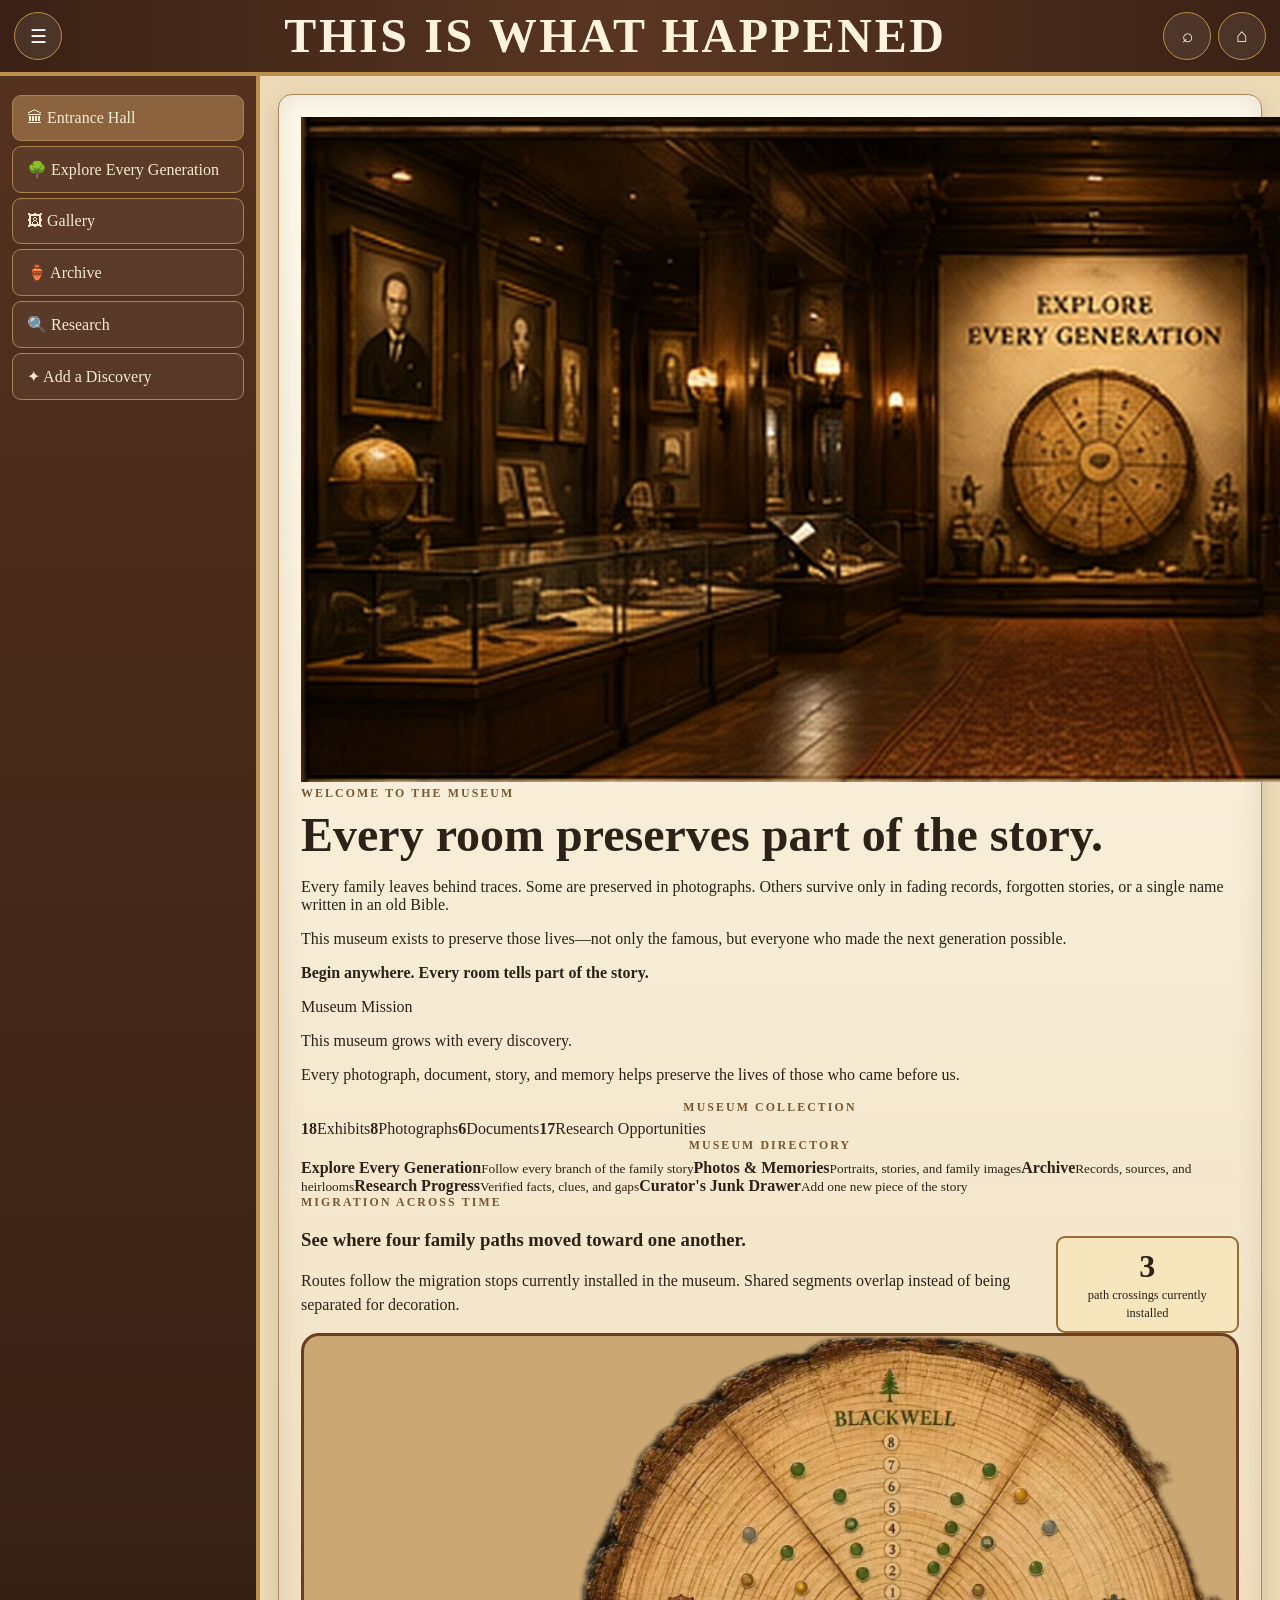
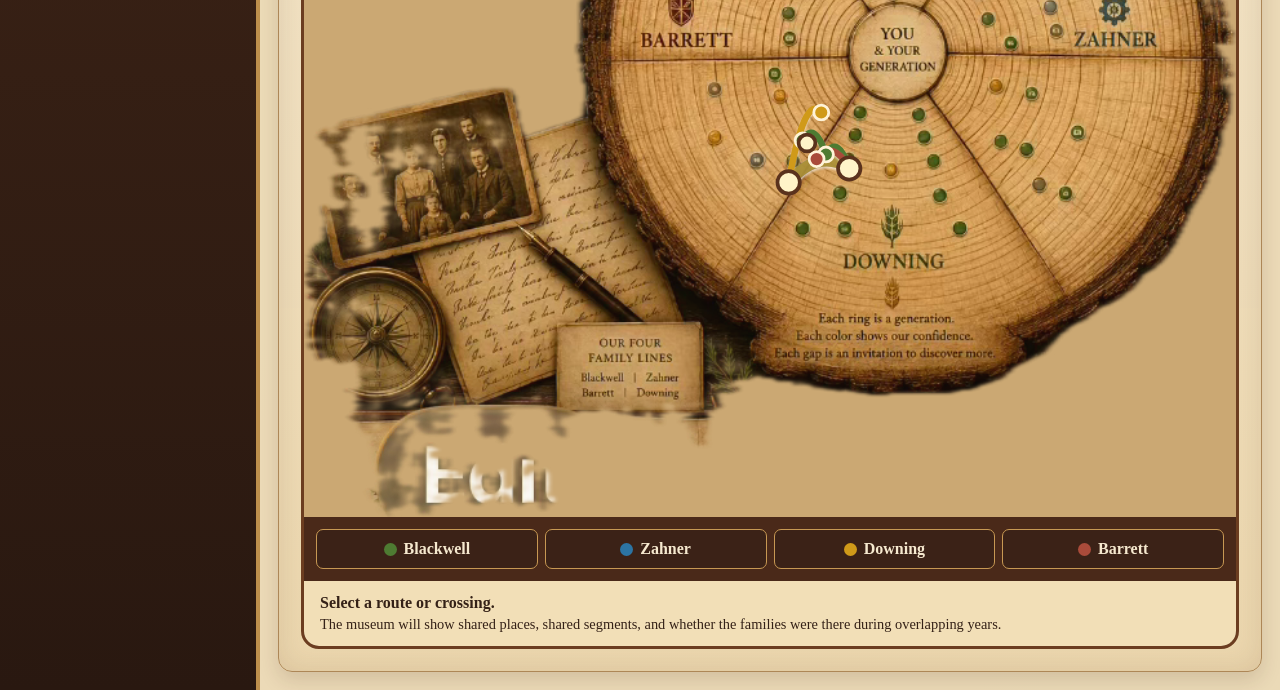
<file: index.html>
<!doctype html>
<html lang="en"><head><meta charset="utf-8"><meta name="viewport" content="width=device-width,initial-scale=1,viewport-fit=cover"><meta name="theme-color" content="#28170f"><title>Entrance Hall — This Is What Happened</title><link rel="stylesheet" href="museum-v5.css?v=50"></head>
<body><div class="app"><header class="museum-header"><button id="menuBtn" class="icon" aria-label="Open menu">☰</button><a class="museum-wordmark" href="index.html" aria-label="This Is What Happened home">This Is What Happened</a><div class="head-actions"><a class="icon" href="search.html" aria-label="Search">⌕</a><a class="icon" href="index.html" aria-label="Home">⌂</a></div></header><div class="layout"><nav id="nav"><a class="nav active" href="index.html">🏛 Entrance Hall</a><a class="nav" href="family-tree.html">🌳 Explore Every Generation</a><a class="nav" href="gallery.html">🖼 Gallery</a><a class="nav" href="archive.html">🏺 Archive</a><a class="nav" href="research.html">🔍 Research</a><a class="nav" href="add-a-discovery.html">✦ Add a Discovery</a></nav><main><section class="room active"><article class="panel entrance-panel">
<section class="grand-entrance-hero" aria-label="Warm, wood-paneled family museum interior"><img src="entrance-hall-hero.jpg" alt="A warmly lit historic museum gallery with portraits, display cases, maps, and the family tree exhibit visible at the far end"></section>
<section class="welcome-mission"><div class="curator-welcome"><p class="eyebrow">Welcome to the Museum</p><h2>Every room preserves part of the story.</h2><p>Every family leaves behind traces. Some are preserved in photographs. Others survive only in fading records, forgotten stories, or a single name written in an old Bible.</p><p>This museum exists to preserve those lives—not only the famous, but everyone who made the next generation possible.</p><p class="welcome-invitation"><strong>Begin anywhere. Every room tells part of the story.</strong></p></div><aside class="mission-plaque"><span>Museum Mission</span><p>This museum grows with every discovery.</p><p>Every photograph, document, story, and memory helps preserve the lives of those who came before us.</p></aside></section>
<section class="collection-plaque-section"><p class="eyebrow centered">Museum Collection</p><div class="live-counters collection-brass"><a href="family-tree.html"><strong data-count="people">18</strong><span>Exhibits</span></a><a href="gallery.html"><strong data-count="photos">8</strong><span>Photographs</span></a><a href="archive.html"><strong data-count="sources">6</strong><span>Documents</span></a><a href="research.html"><strong data-count="gaps">17</strong><span>Research Opportunities</span></a></div></section>
<section class="museum-directory"><p class="eyebrow centered">Museum Directory</p><div class="entrance-tabs directory-grid"><a class="museum-tab" href="family-tree.html"><strong>Explore Every Generation</strong><small>Follow every branch of the family story</small></a><a class="museum-tab" href="gallery.html"><strong>Photos & Memories</strong><small>Portraits, stories, and family images</small></a><a class="museum-tab" href="archive.html"><strong>Archive</strong><small>Records, sources, and heirlooms</small></a><a class="museum-tab" href="research.html"><strong>Research Progress</strong><small>Verified facts, clues, and gaps</small></a><a class="museum-tab discovery-tab" href="add-a-discovery.html"><strong>Curator's Junk Drawer</strong><small>Add one new piece of the story</small></a></div></section>
<section class="entrance-migration"><div class="map-heading"><div><p class="eyebrow">Migration Across Time</p><h3>See where four family paths moved toward one another.</h3><p class="map-note">Routes follow the migration stops currently installed in the museum. Shared segments overlap instead of being separated for decoration.</p></div><div class="intersection-counter"><strong id="intersectionCount">0</strong><span>path crossings currently installed</span></div></div>
<div class="migration-exhibit"><div class="map-stage"><img src="museum-image-02.png" alt="Antique double-hemisphere world map"><svg id="migrationMap" class="migration-svg" viewBox="0 0 1000 700" role="img" aria-label="Family migration routes and shared crossings"></svg></div><div class="route-picker"><button class="family-route blackwell-route" data-route="Blackwell"><span></span>Blackwell</button><button class="family-route zahner-route" data-route="Zahner"><span></span>Zahner</button><button class="family-route downing-route" data-route="Downing"><span></span>Downing</button><button class="family-route barrett-route" data-route="Barrett"><span></span>Barrett</button></div><div id="crossingDetails" class="crossing-details"><strong>Select a route or crossing.</strong><span>The museum will show shared places, shared segments, and whether the families were there during overlapping years.</span></div></div></section></article></section></main></div></div><script src="museum-v5.js?v=50"></script></body></html>
</file>
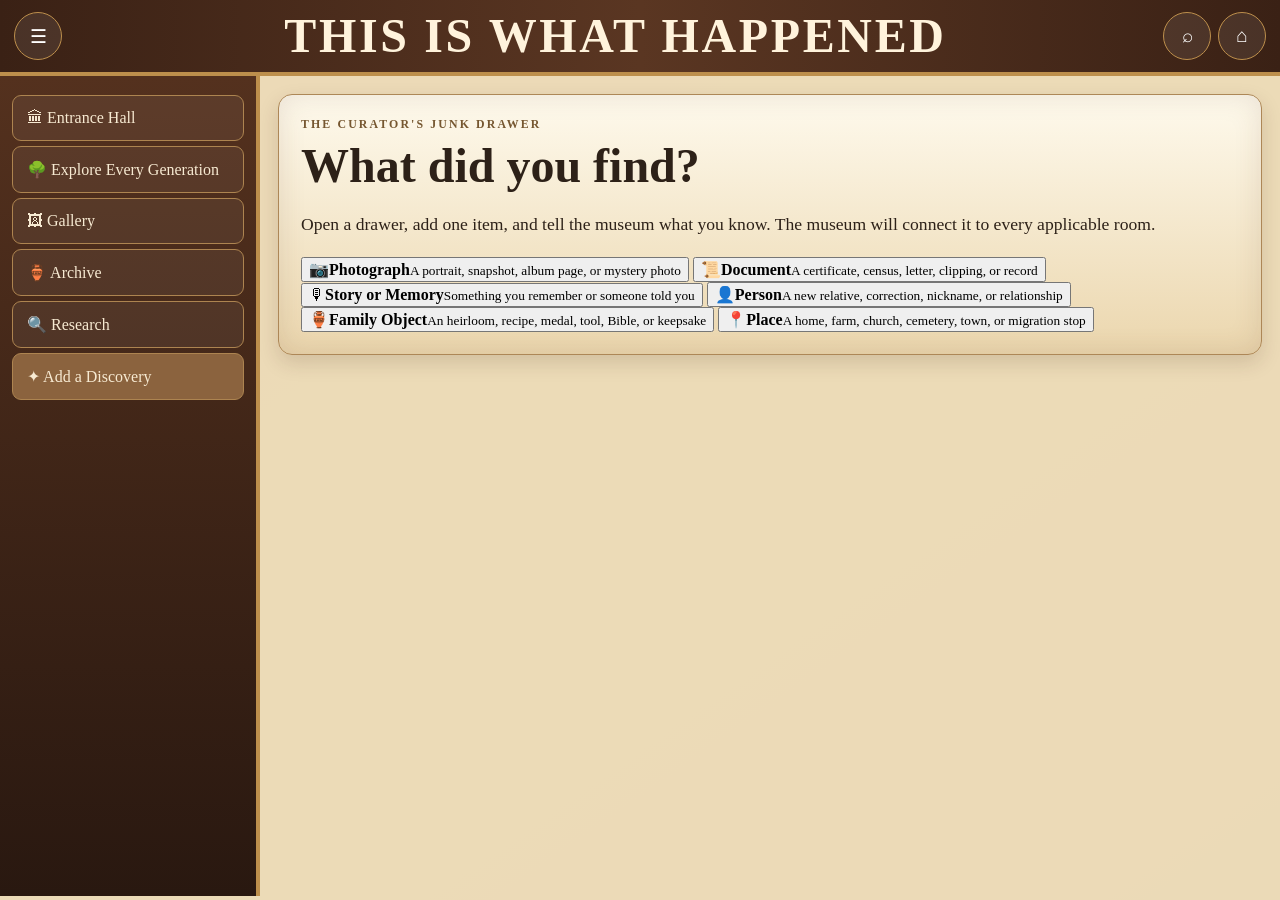
<file: add-a-discovery.html>
<!doctype html>
<html lang="en"><head><meta charset="utf-8"><meta name="viewport" content="width=device-width,initial-scale=1,viewport-fit=cover"><meta name="theme-color" content="#28170f"><title>Add a Discovery — This Is What Happened</title><link rel="stylesheet" href="museum-v5.css?v=50"></head>
<body><div class="app"><header class="museum-header"><button id="menuBtn" class="icon" aria-label="Open menu">☰</button><a class="museum-wordmark" href="index.html" aria-label="This Is What Happened home">This Is What Happened</a><div class="head-actions"><a class="icon" href="search.html" aria-label="Search">⌕</a><a class="icon" href="index.html" aria-label="Home">⌂</a></div></header><div class="layout"><nav id="nav"><a class="nav" href="index.html">🏛 Entrance Hall</a><a class="nav" href="family-tree.html">🌳 Explore Every Generation</a><a class="nav" href="gallery.html">🖼 Gallery</a><a class="nav" href="archive.html">🏺 Archive</a><a class="nav" href="research.html">🔍 Research</a><a class="nav active" href="add-a-discovery.html">✦ Add a Discovery</a></nav><main><section class="room active"><article class="panel discovery-panel"><p class="eyebrow">The Curator's Junk Drawer</p><h2>What did you find?</h2><p class="lead drawer-intro">Open a drawer, add one item, and tell the museum what you know. The museum will connect it to every applicable room.</p>
<div id="curatorDrawer" class="curator-drawer" aria-label="Choose a discovery type">
<button type="button" class="drawer-handle" data-kind="Photo"><span class="drawer-icon">📷</span><span><strong>Photograph</strong><small>A portrait, snapshot, album page, or mystery photo</small></span></button>
<button type="button" class="drawer-handle" data-kind="Document"><span class="drawer-icon">📜</span><span><strong>Document</strong><small>A certificate, census, letter, clipping, or record</small></span></button>
<button type="button" class="drawer-handle" data-kind="Story"><span class="drawer-icon">🎙</span><span><strong>Story or Memory</strong><small>Something you remember or someone told you</small></span></button>
<button type="button" class="drawer-handle" data-kind="Person"><span class="drawer-icon">👤</span><span><strong>Person</strong><small>A new relative, correction, nickname, or relationship</small></span></button>
<button type="button" class="drawer-handle" data-kind="Artifact"><span class="drawer-icon">🏺</span><span><strong>Family Object</strong><small>An heirloom, recipe, medal, tool, Bible, or keepsake</small></span></button>
<button type="button" class="drawer-handle" data-kind="Place"><span class="drawer-icon">📍</span><span><strong>Place</strong><small>A home, farm, church, cemetery, town, or migration stop</small></span></button>
</div>
<form id="discoveryForm" class="drawer-form" hidden>
<input type="hidden" id="discoveryKind" name="kind">
<div class="drawer-form-head"><button id="backToDrawer" class="drawer-back" type="button">← Back to the drawer</button><p class="eyebrow">Selected Drawer</p><h3 id="selectedDrawerTitle">Discovery</h3></div>
<label class="field">Title or short description<input id="discoveryTitle" name="title" required placeholder="Example: Thomas at the family farm"></label>
<label class="field">Upload the item<input id="discoveryFile" name="file" type="file" accept="image/*,.pdf,.txt,.doc,.docx"></label>
<fieldset class="family-selector"><legend>Which family line or lines?</legend><label><input type="checkbox" name="families" value="Blackwell"> Blackwell</label><label><input type="checkbox" name="families" value="Zahner"> Zahner</label><label><input type="checkbox" name="families" value="Downing"> Downing</label><label><input type="checkbox" name="families" value="Barrett"> Barrett</label></fieldset>
<label class="field">Who is connected to it?<input id="discoveryPerson" name="person" placeholder="Names, separated by commas, or ‘not sure’"></label>
<div class="field-pair"><label class="field">When?<input id="discoveryDate" name="date" placeholder="Exact or approximate date"></label><label class="field">Where?<input id="discoveryPlace" name="place" placeholder="Town, county, state, country, or home"></label></div>
<label class="field">Tell us what you know<textarea id="discoveryText" name="text" rows="6" required placeholder="Say it exactly as you would tell a family member."></textarea></label>
<fieldset class="confidence-drawer"><legend>How do you know?</legend><label><input type="radio" name="confidence" value="Firsthand" required> I was there or know this firsthand</label><label><input type="radio" name="confidence" value="Document"> A document says this</label><label><input type="radio" name="confidence" value="Family memory"> Someone in the family told me</label><label><input type="radio" name="confidence" value="Not sure"> I am not sure yet</label></fieldset>
<button class="primary preserve-button" type="submit">Preserve This Discovery</button><p class="storage-note">This release demonstrates one-entry, multiple-display behavior on this device. Shared family contributions across devices will require the future connected museum database.</p></form>
<div id="discoveryThanks" class="thanks discovery-thanks" hidden><h3>A new piece of the story has been preserved.</h3><p id="discoveryPlacementSummary">It has been connected to the applicable museum rooms on this device.</p><div class="thanks-links"><a href="gallery.html">Open Gallery</a><a href="archive.html">Open Archive</a><a href="research.html">Open Research</a></div><button id="addAnother" class="secondary" type="button">Open the junk drawer again</button></div>
</article></section></main></div></div><script src="museum-v5.js?v=50"></script></body></html>
</file>
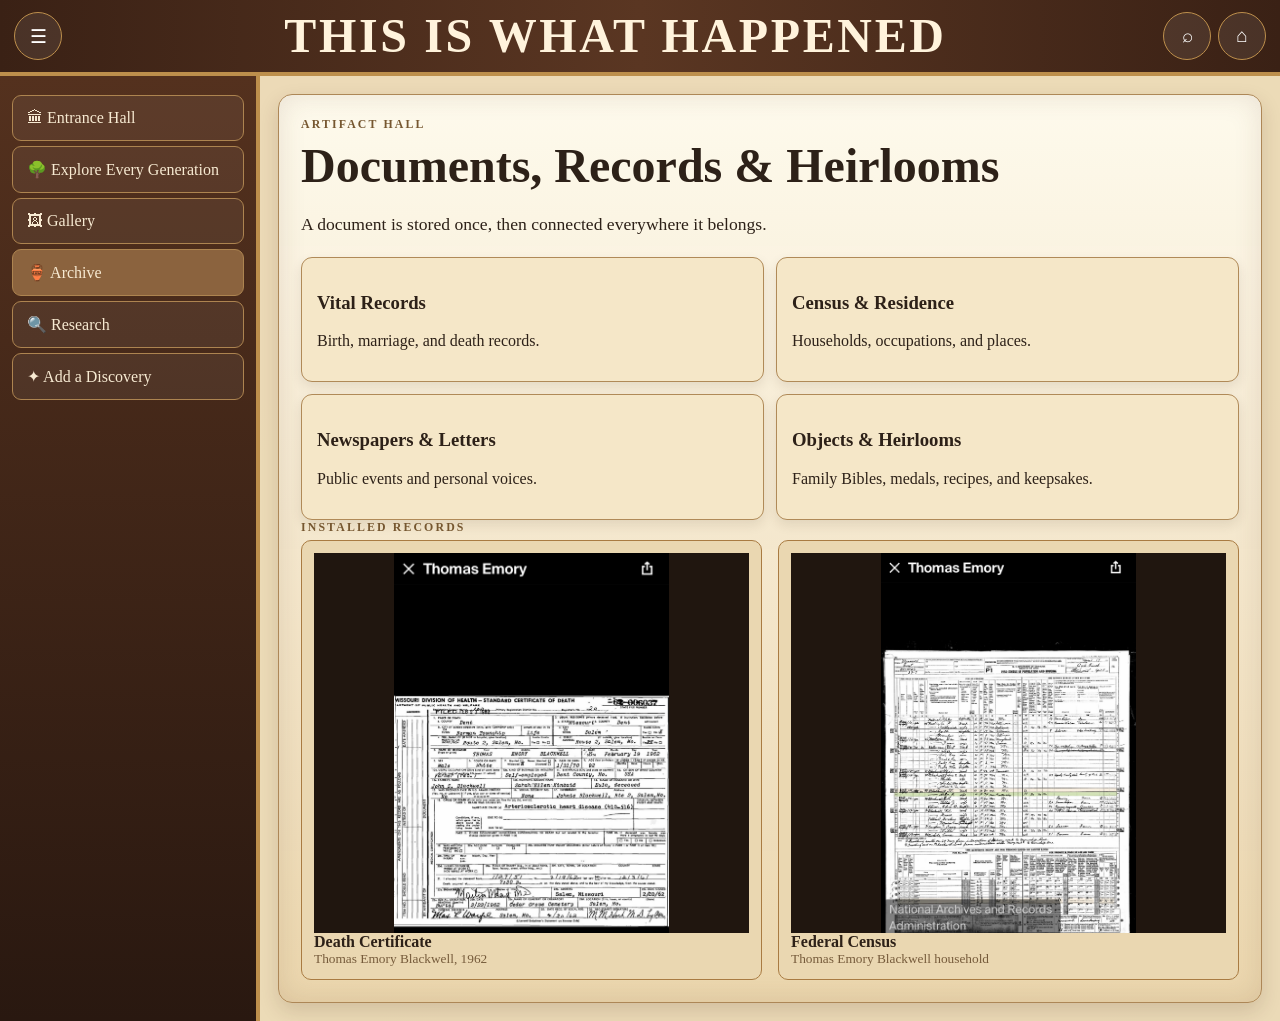
<file: archive.html>
<!doctype html>
<html lang="en"><head><meta charset="utf-8"><meta name="viewport" content="width=device-width,initial-scale=1,viewport-fit=cover"><meta name="theme-color" content="#28170f"><title>Archive — This Is What Happened</title><link rel="stylesheet" href="museum-v5.css?v=50"></head>
<body><div class="app"><header class="museum-header"><button id="menuBtn" class="icon" aria-label="Open menu">☰</button><a class="museum-wordmark" href="index.html" aria-label="This Is What Happened home">This Is What Happened</a><div class="head-actions"><a class="icon" href="search.html" aria-label="Search">⌕</a><a class="icon" href="index.html" aria-label="Home">⌂</a></div></header><div class="layout"><nav id="nav"><a class="nav " href="index.html">🏛 Entrance Hall</a><a class="nav " href="family-tree.html">🌳 Explore Every Generation</a><a class="nav " href="gallery.html">🖼 Gallery</a><a class="nav active" href="archive.html">🏺 Archive</a><a class="nav " href="research.html">🔍 Research</a><a class="nav " href="add-a-discovery.html">✦ Add a Discovery</a></nav><main><section class="room active"><article class="panel"><p class="eyebrow">Artifact Hall</p><h2>Documents, Records & Heirlooms</h2><p class="lead">A document is stored once, then connected everywhere it belongs.</p><div class="cards"><div class="card"><h3>Vital Records</h3><p>Birth, marriage, and death records.</p></div><div class="card"><h3>Census & Residence</h3><p>Households, occupations, and places.</p></div><div class="card"><h3>Newspapers & Letters</h3><p>Public events and personal voices.</p></div><div class="card"><h3>Objects & Heirlooms</h3><p>Family Bibles, medals, recipes, and keepsakes.</p></div></div><section class="installed-archive"><p class="eyebrow">Installed Records</p><div class="archive-document-grid"><figure><img src="museum-image-05.jpg" alt="Thomas Emory Blackwell death certificate"><figcaption><strong>Death Certificate</strong><small>Thomas Emory Blackwell, 1962</small></figcaption></figure><figure><img src="museum-image-06.jpg" alt="Thomas Emory Blackwell census record"><figcaption><strong>Federal Census</strong><small>Thomas Emory Blackwell household</small></figcaption></figure></div></section><section id="discoveryArchiveSection" class="discovery-room-section" hidden><p class="eyebrow">Newly Preserved</p><h3>Contributor Records & Objects</h3><div id="discoveryArchive" class="archive-shelf"></div></section></article></section></main></div></div><script src="museum-v5.js?v=50"></script></body></html>
</file>
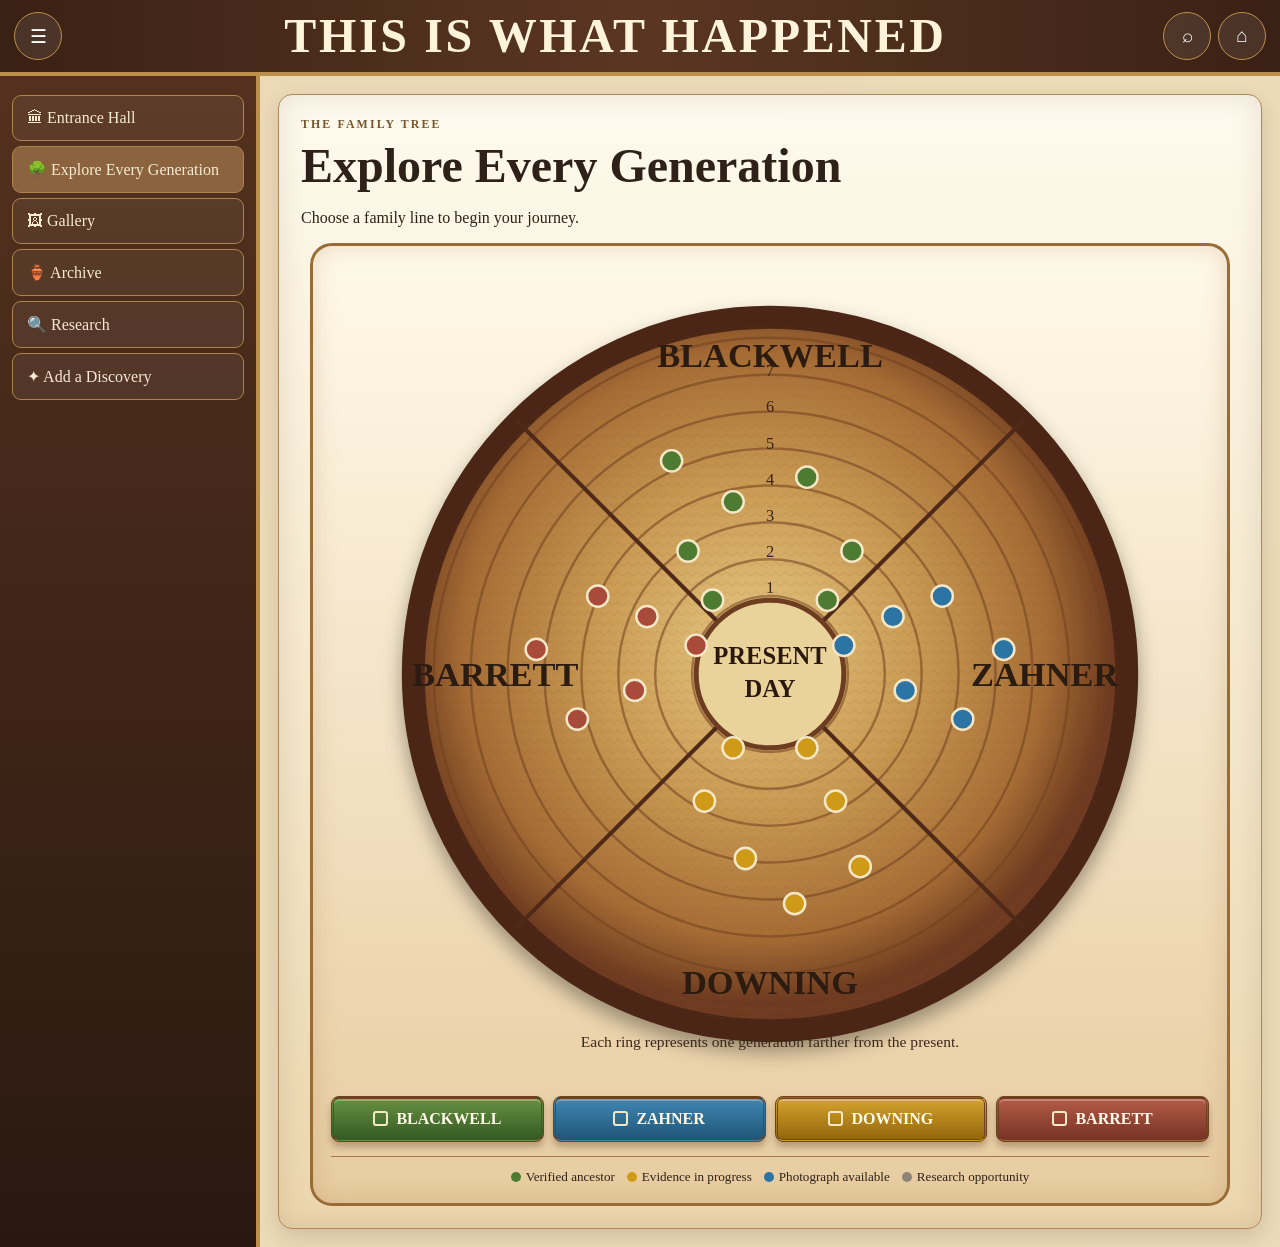
<file: family-tree.html>
<!doctype html>
<html lang="en"><head><meta charset="utf-8"><meta name="viewport" content="width=device-width,initial-scale=1,viewport-fit=cover"><meta name="theme-color" content="#28170f"><title>Explore Every Generation — This Is What Happened</title><link rel="stylesheet" href="museum-v5.css?v=50"></head>
<body><div class="app"><header class="museum-header"><button id="menuBtn" class="icon" aria-label="Open menu">☰</button><a class="museum-wordmark" href="index.html" aria-label="This Is What Happened home">This Is What Happened</a><div class="head-actions"><a class="icon" href="search.html" aria-label="Search">⌕</a><a class="icon" href="index.html" aria-label="Home">⌂</a></div></header><div class="layout"><nav id="nav"><a class="nav" href="index.html">🏛 Entrance Hall</a><a class="nav active" href="family-tree.html">🌳 Explore Every Generation</a><a class="nav" href="gallery.html">🖼 Gallery</a><a class="nav" href="archive.html">🏺 Archive</a><a class="nav" href="research.html">🔍 Research</a><a class="nav" href="add-a-discovery.html">✦ Add a Discovery</a></nav><main><section class="room active"><article class="panel generation-room"><p class="eyebrow">The Family Tree</p><h2>Explore Every Generation</h2><p class="generation-invitation">Choose a family line to begin your journey.</p>
<div class="tree-exhibit-v5"><div class="vector-tree-wrap"><img class="vector-tree" src="family-tree-v5.svg" alt="Crisp four-family tree-ring exhibit centered on Present Day"><a class="tree-wedge wedge-blackwell" href="family.html?family=Blackwell" aria-label="Explore Blackwell"></a><a class="tree-wedge wedge-zahner" href="family.html?family=Zahner" aria-label="Explore Zahner"></a><a class="tree-wedge wedge-downing" href="family.html?family=Downing" aria-label="Explore Downing"></a><a class="tree-wedge wedge-barrett" href="family.html?family=Barrett" aria-label="Explore Barrett"></a></div>
<div class="tree-family-legend compact"><a class="legend-plaque blackwell" href="family.html?family=Blackwell"><span></span>Blackwell</a><a class="legend-plaque zahner" href="family.html?family=Zahner"><span></span>Zahner</a><a class="legend-plaque downing" href="family.html?family=Downing"><span></span>Downing</a><a class="legend-plaque barrett" href="family.html?family=Barrett"><span></span>Barrett</a></div>
<div class="research-key"><span><i class="verified"></i>Verified ancestor</span><span><i class="progress"></i>Evidence in progress</span><span><i class="photo"></i>Photograph available</span><span><i class="gap"></i>Research opportunity</span></div></div></article></section></main></div></div><script src="museum-v5.js?v=50"></script></body></html>
</file>
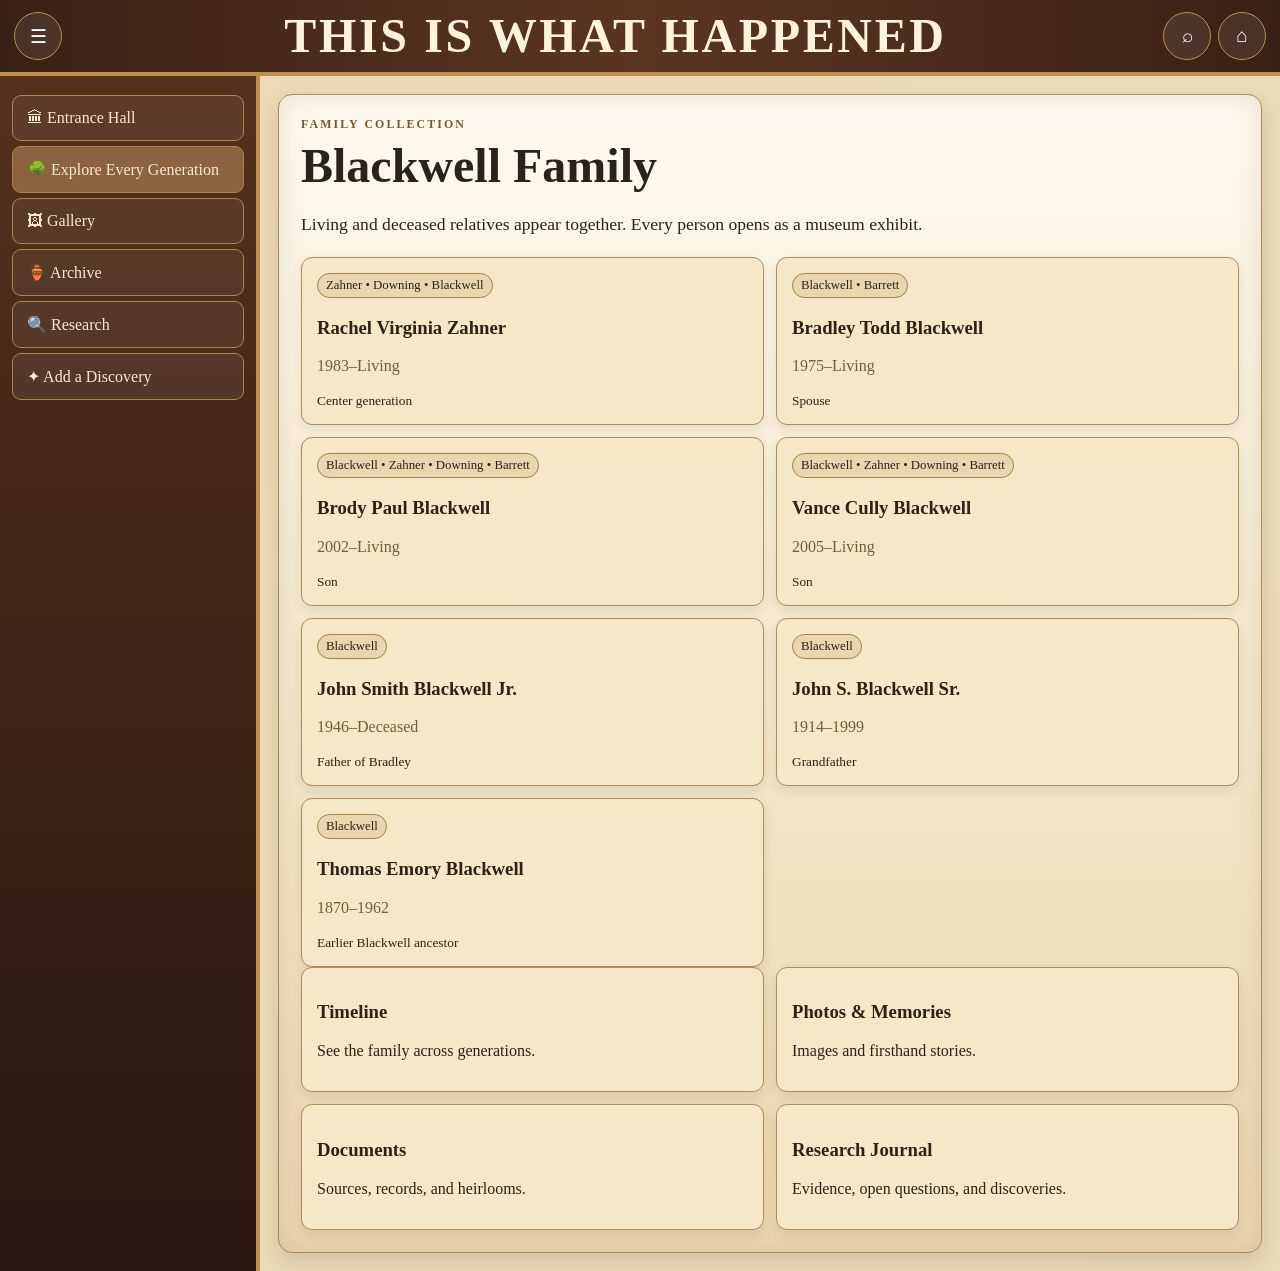
<file: family.html>
<!doctype html>
<html lang="en"><head><meta charset="utf-8"><meta name="viewport" content="width=device-width,initial-scale=1,viewport-fit=cover"><meta name="theme-color" content="#28170f"><title>Family Collection — This Is What Happened</title><link rel="stylesheet" href="museum-v5.css?v=50"></head>
<body><div class="app"><header class="museum-header"><button id="menuBtn" class="icon" aria-label="Open menu">☰</button><a class="museum-wordmark" href="index.html" aria-label="This Is What Happened home">This Is What Happened</a><div class="head-actions"><a class="icon" href="search.html" aria-label="Search">⌕</a><a class="icon" href="index.html" aria-label="Home">⌂</a></div></header><div class="layout"><nav id="nav"><a class="nav " href="index.html">🏛 Entrance Hall</a><a class="nav active" href="family-tree.html">🌳 Explore Every Generation</a><a class="nav " href="gallery.html">🖼 Gallery</a><a class="nav " href="archive.html">🏺 Archive</a><a class="nav " href="research.html">🔍 Research</a><a class="nav " href="add-a-discovery.html">✦ Add a Discovery</a></nav><main><section class="room active"><article class="panel"><p class="eyebrow" id="familyEyebrow">Family Collection</p><h2 id="familyTitle">Family</h2><p class="lead" id="familyLead"></p><div id="familyPeople" class="people"></div><section id="familyDiscoveriesSection" class="discovery-room-section" hidden><p class="eyebrow">New Discoveries</p><div id="familyDiscoveries" class="cards"></div></section><div class="cards"><a class="card" id="familyTimeline"><h3>Timeline</h3><p>See the family across generations.</p></a><a class="card" href="gallery.html"><h3>Photos & Memories</h3><p>Images and firsthand stories.</p></a><a class="card" href="archive.html"><h3>Documents</h3><p>Sources, records, and heirlooms.</p></a><a class="card" href="research.html"><h3>Research Journal</h3><p>Evidence, open questions, and discoveries.</p></a></div></article></section></main></div></div><script src="museum-v5.js?v=50"></script></body></html>
</file>
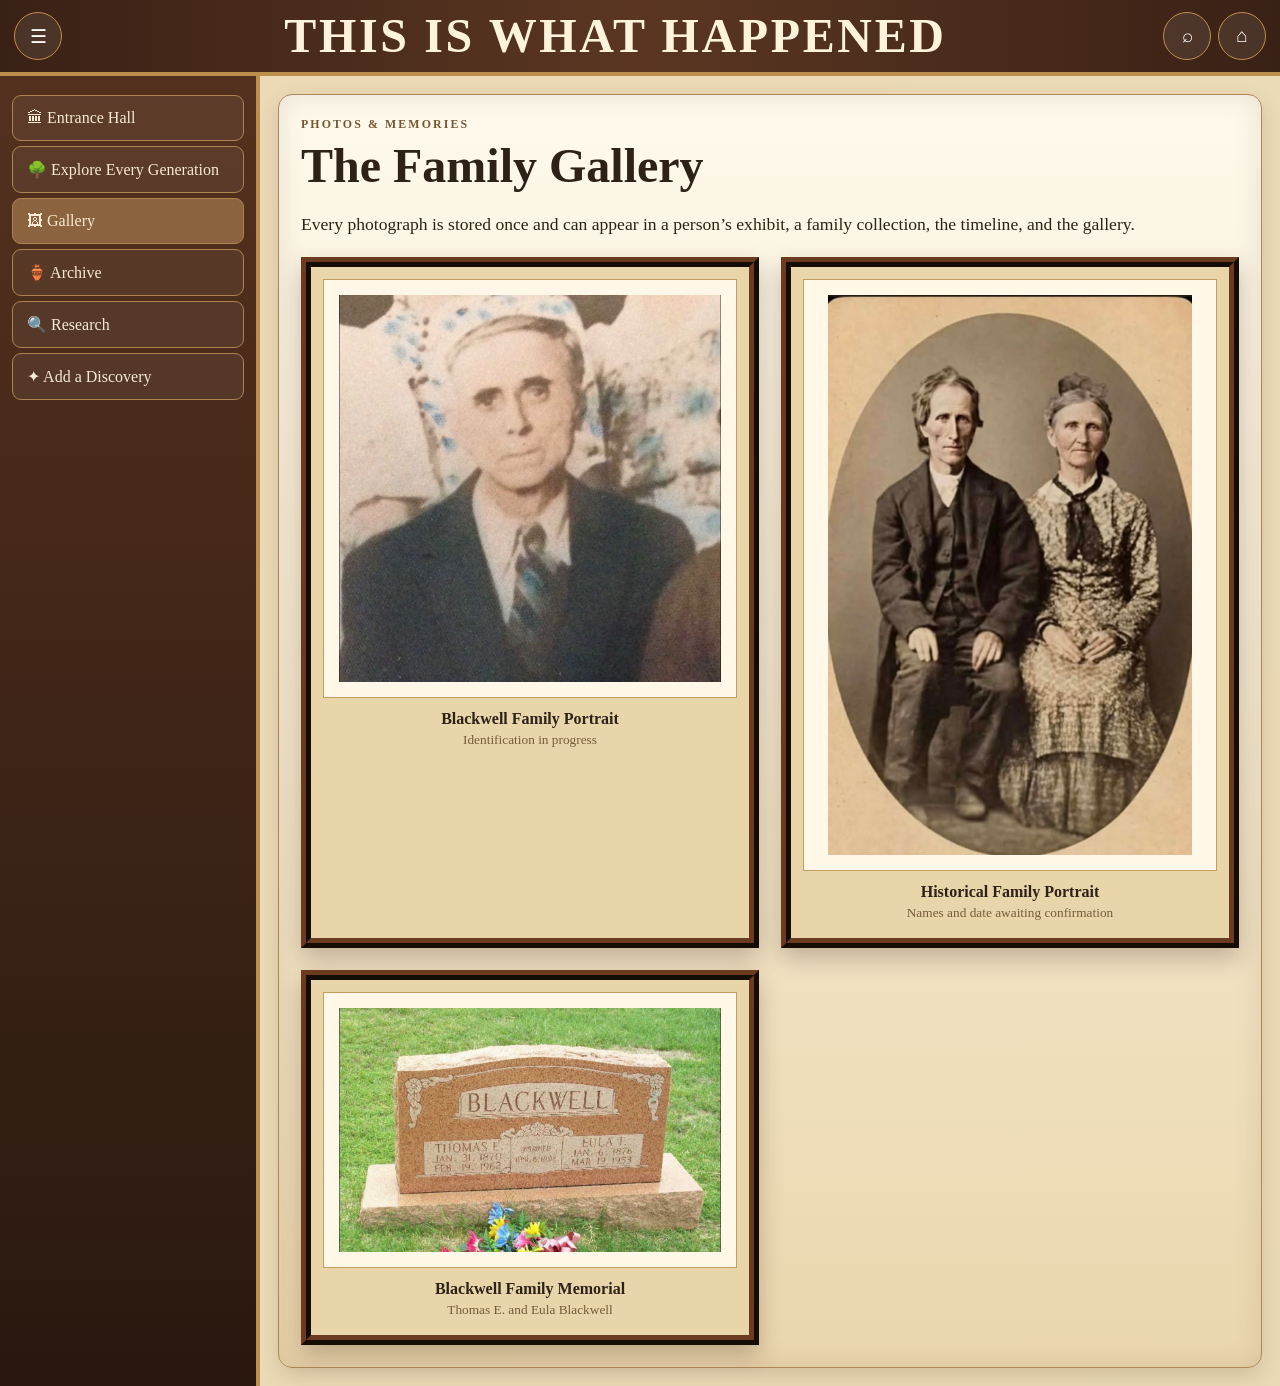
<file: gallery.html>
<!doctype html>
<html lang="en"><head><meta charset="utf-8"><meta name="viewport" content="width=device-width,initial-scale=1,viewport-fit=cover"><meta name="theme-color" content="#28170f"><title>Gallery — This Is What Happened</title><link rel="stylesheet" href="museum-v5.css?v=50"></head>
<body><div class="app"><header class="museum-header"><button id="menuBtn" class="icon" aria-label="Open menu">☰</button><a class="museum-wordmark" href="index.html" aria-label="This Is What Happened home">This Is What Happened</a><div class="head-actions"><a class="icon" href="search.html" aria-label="Search">⌕</a><a class="icon" href="index.html" aria-label="Home">⌂</a></div></header><div class="layout"><nav id="nav"><a class="nav " href="index.html">🏛 Entrance Hall</a><a class="nav " href="family-tree.html">🌳 Explore Every Generation</a><a class="nav active" href="gallery.html">🖼 Gallery</a><a class="nav " href="archive.html">🏺 Archive</a><a class="nav " href="research.html">🔍 Research</a><a class="nav " href="add-a-discovery.html">✦ Add a Discovery</a></nav><main><section class="room active"><article class="panel"><p class="eyebrow">Photos & Memories</p><h2>The Family Gallery</h2><p class="lead">Every photograph is stored once and can appear in a person’s exhibit, a family collection, the timeline, and the gallery.</p><div class="gallery-grid museum-wall"><figure><div class="museum-mat"><img src="museum-image-03.jpg" alt="Portrait of a Blackwell family member"></div><figcaption><strong>Blackwell Family Portrait</strong><small>Identification in progress</small></figcaption></figure><figure><div class="museum-mat"><img src="museum-image-04.jpg" alt="Historical Blackwell couple portrait"></div><figcaption><strong>Historical Family Portrait</strong><small>Names and date awaiting confirmation</small></figcaption></figure><figure><div class="museum-mat"><img src="museum-image-07.jpg" alt="Blackwell family memorial stone"></div><figcaption><strong>Blackwell Family Memorial</strong><small>Thomas E. and Eula Blackwell</small></figcaption></figure></div><section id="discoveryGallerySection" class="discovery-room-section" hidden><p class="eyebrow">Newly Preserved</p><h3>Contributor Photographs</h3><div id="discoveryGallery" class="gallery-grid"></div></section></article></section></main></div></div><script src="museum-v5.js?v=50"></script></body></html>
</file>
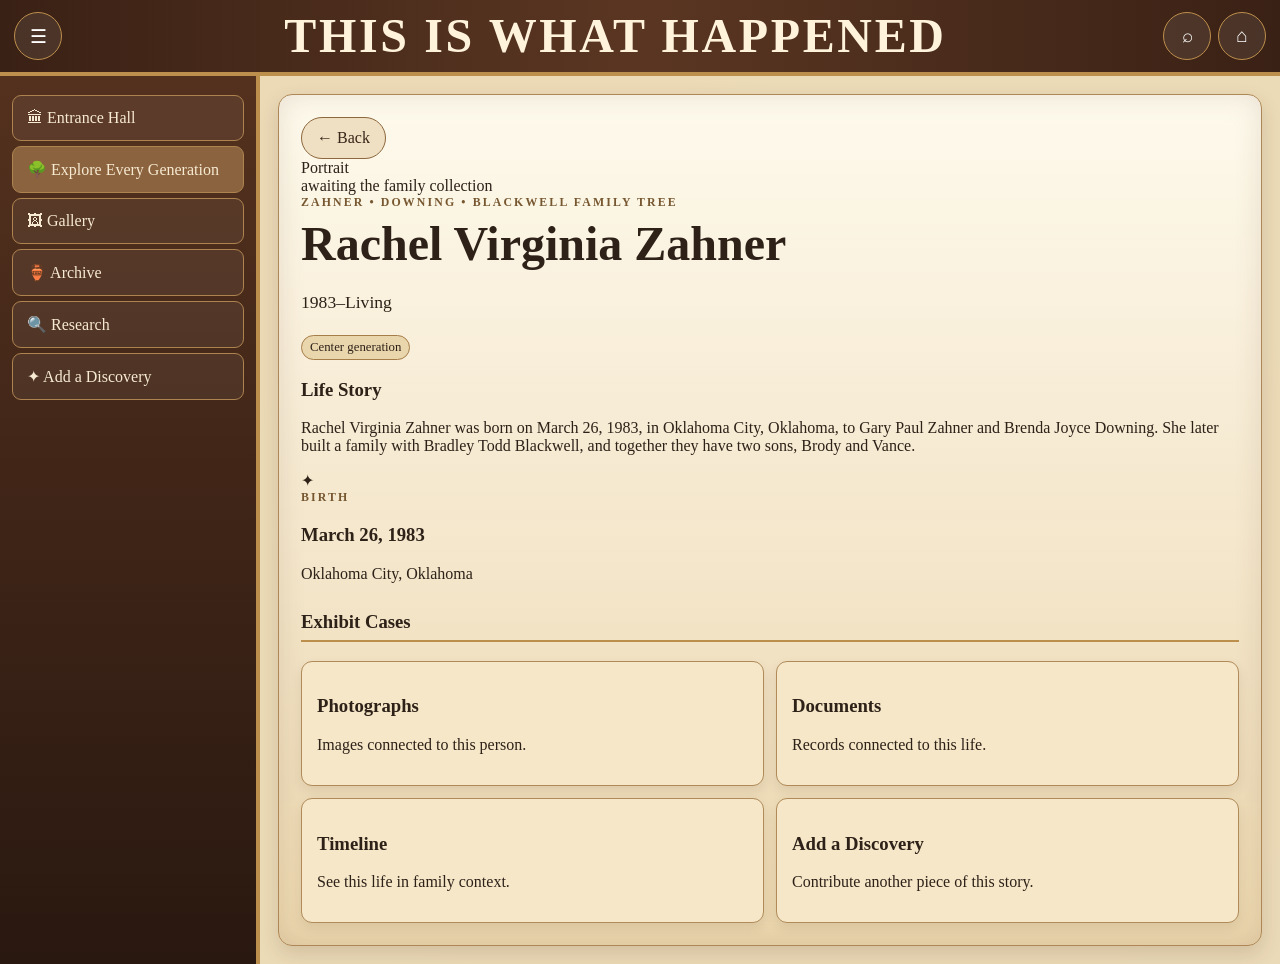
<file: person.html>
<!doctype html>
<html lang="en"><head><meta charset="utf-8"><meta name="viewport" content="width=device-width,initial-scale=1,viewport-fit=cover"><meta name="theme-color" content="#28170f"><title>Person Exhibit — This Is What Happened</title><link rel="stylesheet" href="museum-v5.css?v=50"></head>
<body><div class="app"><header class="museum-header"><button id="menuBtn" class="icon" aria-label="Open menu">☰</button><a class="museum-wordmark" href="index.html" aria-label="This Is What Happened home">This Is What Happened</a><div class="head-actions"><a class="icon" href="search.html" aria-label="Search">⌕</a><a class="icon" href="index.html" aria-label="Home">⌂</a></div></header><div class="layout"><nav id="nav"><a class="nav " href="index.html">🏛 Entrance Hall</a><a class="nav active" href="family-tree.html">🌳 Explore Every Generation</a><a class="nav " href="gallery.html">🖼 Gallery</a><a class="nav " href="archive.html">🏺 Archive</a><a class="nav " href="research.html">🔍 Research</a><a class="nav " href="add-a-discovery.html">✦ Add a Discovery</a></nav><main><section class="room active"><article class="panel"><button class="secondary" onclick="history.back()">← Back</button><div id="personView"></div></article></section></main></div></div><script src="museum-v5.js?v=50"></script></body></html>
</file>
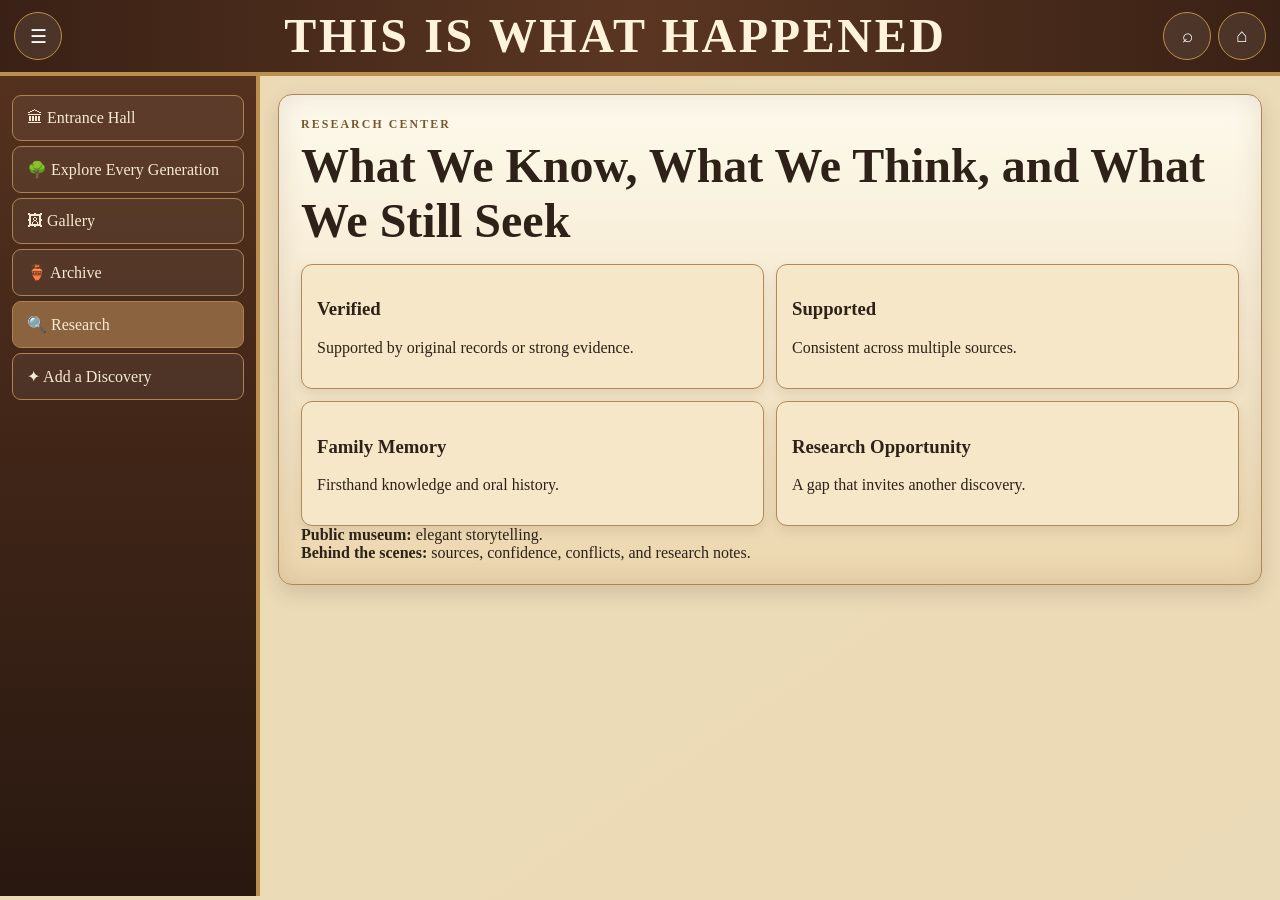
<file: research.html>
<!doctype html>
<html lang="en"><head><meta charset="utf-8"><meta name="viewport" content="width=device-width,initial-scale=1,viewport-fit=cover"><meta name="theme-color" content="#28170f"><title>Research Center — This Is What Happened</title><link rel="stylesheet" href="museum-v5.css?v=50"></head>
<body><div class="app"><header class="museum-header"><button id="menuBtn" class="icon" aria-label="Open menu">☰</button><a class="museum-wordmark" href="index.html" aria-label="This Is What Happened home">This Is What Happened</a><div class="head-actions"><a class="icon" href="search.html" aria-label="Search">⌕</a><a class="icon" href="index.html" aria-label="Home">⌂</a></div></header><div class="layout"><nav id="nav"><a class="nav " href="index.html">🏛 Entrance Hall</a><a class="nav " href="family-tree.html">🌳 Explore Every Generation</a><a class="nav " href="gallery.html">🖼 Gallery</a><a class="nav " href="archive.html">🏺 Archive</a><a class="nav active" href="research.html">🔍 Research</a><a class="nav " href="add-a-discovery.html">✦ Add a Discovery</a></nav><main><section class="room active"><article class="panel"><p class="eyebrow">Research Center</p><h2>What We Know, What We Think, and What We Still Seek</h2><div class="cards"><div class="card"><h3>Verified</h3><p>Supported by original records or strong evidence.</p></div><div class="card"><h3>Supported</h3><p>Consistent across multiple sources.</p></div><div class="card"><h3>Family Memory</h3><p>Firsthand knowledge and oral history.</p></div><div class="card"><h3>Research Opportunity</h3><p>A gap that invites another discovery.</p></div></div><section id="discoveryResearchSection" class="discovery-room-section" hidden><p class="eyebrow">Contributor Research</p><div id="discoveryResearch" class="cards"></div></section><div class="install"><strong>Public museum:</strong> elegant storytelling.<br><strong>Behind the scenes:</strong> sources, confidence, conflicts, and research notes.</div></article></section></main></div></div><script src="museum-v5.js?v=50"></script></body></html>
</file>
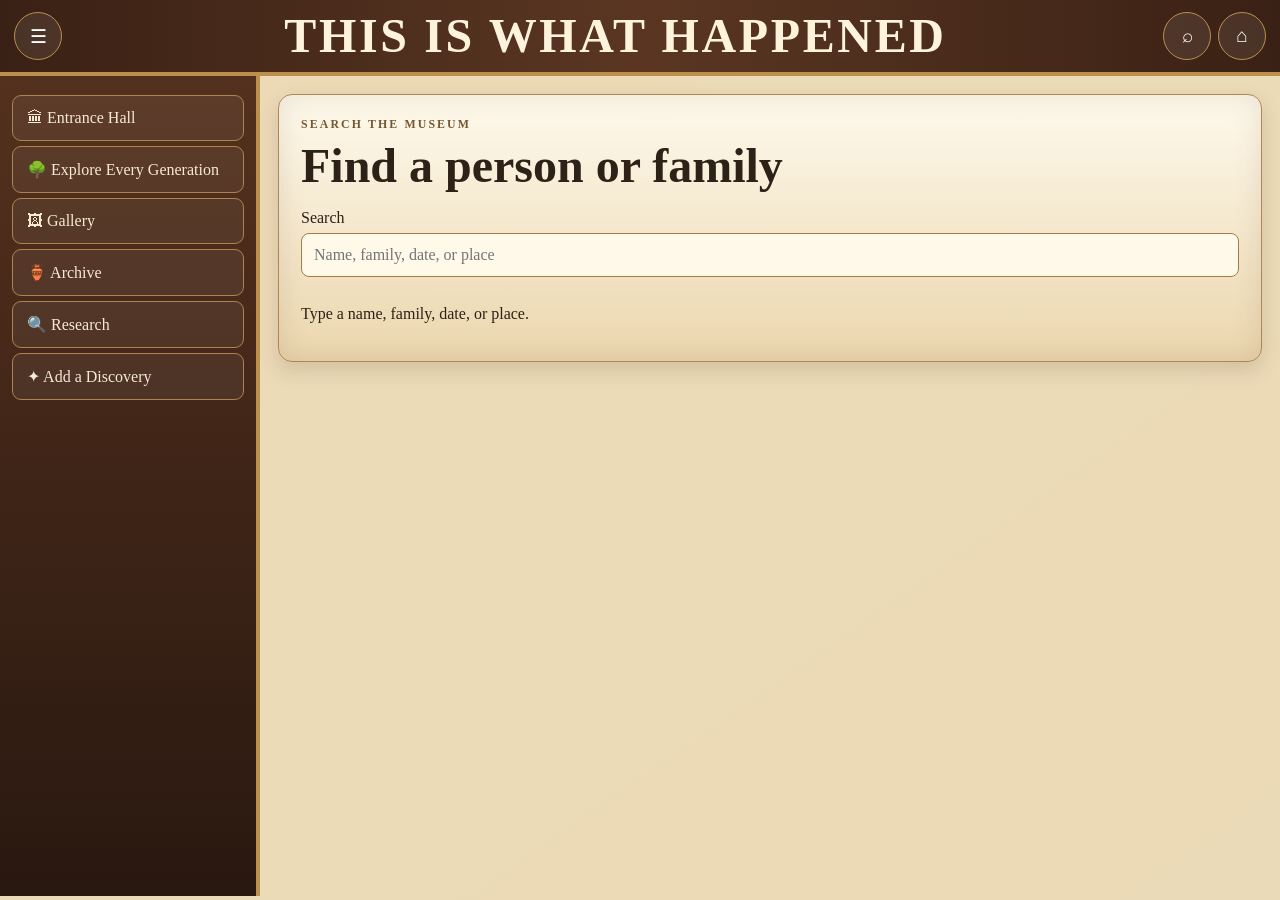
<file: search.html>
<!doctype html>
<html lang="en"><head><meta charset="utf-8"><meta name="viewport" content="width=device-width,initial-scale=1,viewport-fit=cover"><meta name="theme-color" content="#28170f"><title>Search — This Is What Happened</title><link rel="stylesheet" href="museum-v5.css?v=50"></head>
<body><div class="app"><header class="museum-header"><button id="menuBtn" class="icon" aria-label="Open menu">☰</button><a class="museum-wordmark" href="index.html" aria-label="This Is What Happened home">This Is What Happened</a><div class="head-actions"><a class="icon" href="search.html" aria-label="Search">⌕</a><a class="icon" href="index.html" aria-label="Home">⌂</a></div></header><div class="layout"><nav id="nav"><a class="nav " href="index.html">🏛 Entrance Hall</a><a class="nav " href="family-tree.html">🌳 Explore Every Generation</a><a class="nav " href="gallery.html">🖼 Gallery</a><a class="nav " href="archive.html">🏺 Archive</a><a class="nav " href="research.html">🔍 Research</a><a class="nav " href="add-a-discovery.html">✦ Add a Discovery</a></nav><main><section class="room active"><article class="panel"><p class="eyebrow">Search the Museum</p><h2>Find a person or family</h2><label class="field">Search<input id="searchInput" placeholder="Name, family, date, or place"></label><div id="results" class="people"></div></article></section></main></div></div><script src="museum-v5.js?v=50"></script></body></html>
</file>
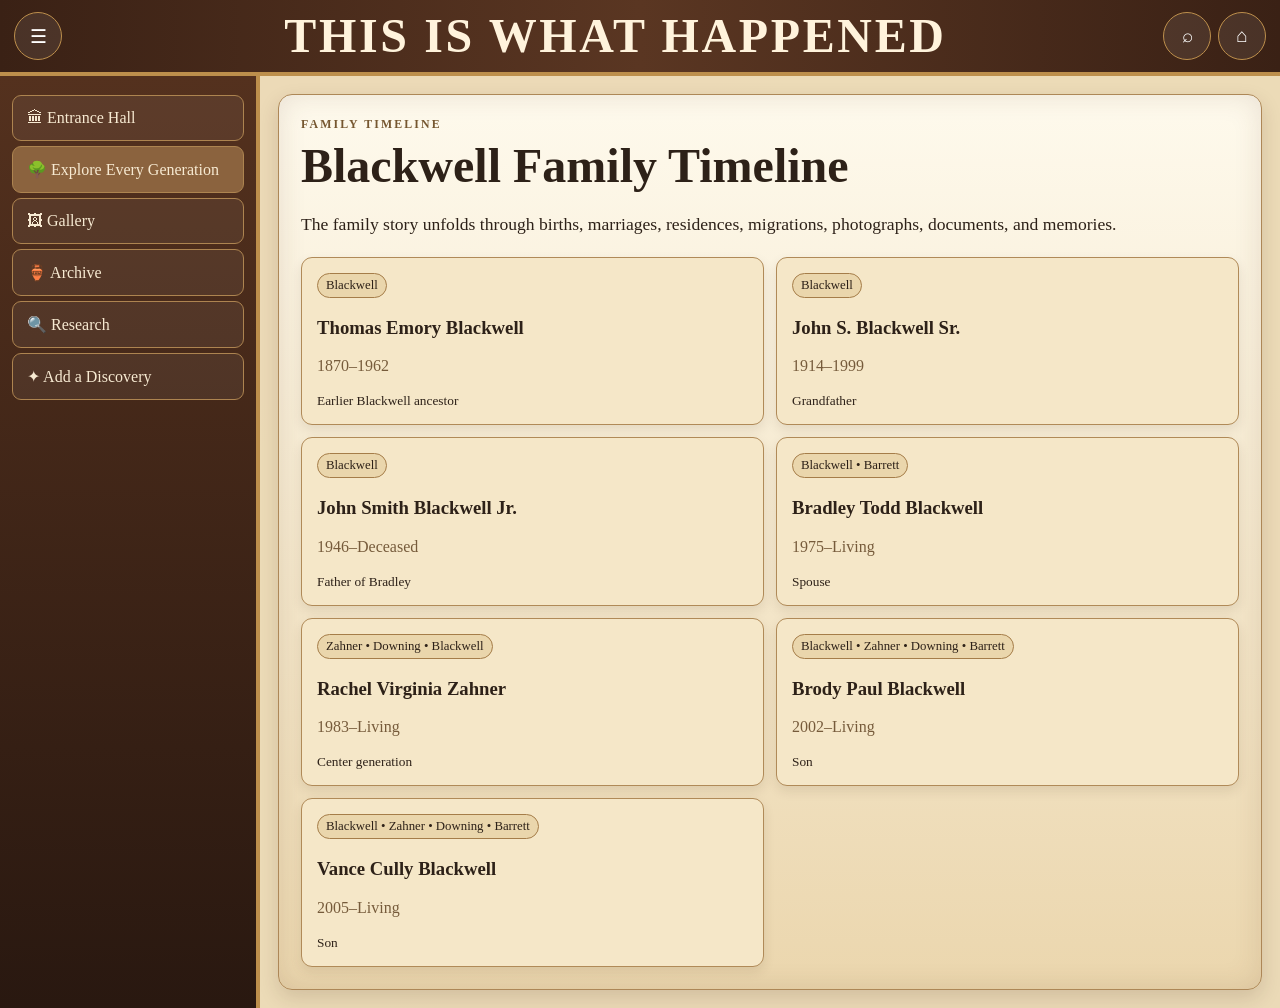
<file: timeline.html>
<!doctype html>
<html lang="en"><head><meta charset="utf-8"><meta name="viewport" content="width=device-width,initial-scale=1,viewport-fit=cover"><meta name="theme-color" content="#28170f"><title>Timeline — This Is What Happened</title><link rel="stylesheet" href="museum-v5.css?v=50"></head>
<body><div class="app"><header class="museum-header"><button id="menuBtn" class="icon" aria-label="Open menu">☰</button><a class="museum-wordmark" href="index.html" aria-label="This Is What Happened home">This Is What Happened</a><div class="head-actions"><a class="icon" href="search.html" aria-label="Search">⌕</a><a class="icon" href="index.html" aria-label="Home">⌂</a></div></header><div class="layout"><nav id="nav"><a class="nav " href="index.html">🏛 Entrance Hall</a><a class="nav active" href="family-tree.html">🌳 Explore Every Generation</a><a class="nav " href="gallery.html">🖼 Gallery</a><a class="nav " href="archive.html">🏺 Archive</a><a class="nav " href="research.html">🔍 Research</a><a class="nav " href="add-a-discovery.html">✦ Add a Discovery</a></nav><main><section class="room active"><article class="panel"><p class="eyebrow">Family Timeline</p><h2 id="timelineTitle">Family Timeline</h2><p class="lead">The family story unfolds through births, marriages, residences, migrations, photographs, documents, and memories.</p><div id="timelineGrid" class="timeline-grid"></div><section id="discoveryTimelineSection" class="discovery-room-section" hidden><p class="eyebrow">Newly Preserved Events</p><div id="discoveryTimeline" class="timeline-grid"></div></section></article></section></main></div></div><script src="museum-v5.js?v=50"></script></body></html>
</file>
<file: museum-v5.css>
:root{--ink:#2d2118;--deep:#28170f;--wood:#5a3622;--wood2:#3a2115;--paper:#f0dfbb;--paper2:#fff8ea;--gold:#bd8f4c;--gold2:#8a6135;--blackwell:#4e7b32;--zahner:#2c74a3;--downing:#d09a19;--barrett:#a94b3a}
*{box-sizing:border-box}html{scroll-behavior:smooth;-webkit-text-size-adjust:100%}body{margin:0;min-height:100vh;color:var(--ink);font-family:Georgia,"Times New Roman",serif;background:linear-gradient(145deg,#160e0a,#332016 50%,#160e0a)}a{color:inherit;text-decoration:none}button,input,textarea{font:inherit}.app{max-width:1500px;margin:auto;min-height:100vh;background:rgba(240,223,187,.98);box-shadow:0 0 50px #000}
.museum-header{position:sticky;top:0;z-index:50;display:grid;grid-template-columns:54px minmax(0,1fr) auto;align-items:center;gap:10px;padding:max(12px,env(safe-area-inset-top)) 14px 12px;color:#fff3dc;background:linear-gradient(90deg,var(--wood2),var(--wood),var(--wood2));border-bottom:4px solid var(--gold)}.museum-wordmark{min-width:0;text-align:center;white-space:nowrap;font-size:clamp(1rem,4.15vw,3rem);font-weight:700;letter-spacing:.055em;text-transform:uppercase;line-height:1}.icon{display:grid;place-items:center;width:48px;height:48px;padding:0;border-radius:50%;border:1px solid var(--gold);background:rgba(255,255,255,.08);color:#fff;cursor:pointer;font-size:1.2rem}.head-actions{display:flex;gap:7px}
.layout{display:grid;grid-template-columns:260px 1fr;min-height:calc(100vh - 80px)}nav{padding:14px 12px;background:linear-gradient(#54311e,#291810);border-right:4px solid var(--gold)}.nav{display:block;width:100%;margin:5px 0;padding:13px 14px;color:#f7ead2;border:1px solid #ad8450;border-radius:9px;background:rgba(255,255,255,.055)}.nav:hover,.nav.active{background:#8b633e}main{padding:18px;min-width:0}.room{display:none}.room.active{display:block}.panel{padding:22px;border:1px solid #ad8757;border-radius:14px;background:linear-gradient(rgba(255,251,239,.96),rgba(235,214,173,.95));box-shadow:inset 0 0 28px rgba(90,55,28,.13),0 8px 20px rgba(60,34,18,.15)}.panel h2{margin:.1rem 0 1rem;font-size:clamp(1.8rem,4vw,3rem)}.lead{font-size:1.1rem;line-height:1.66}.eyebrow{margin:0 0 .35rem;color:#765730;font-size:.74rem;letter-spacing:.18em;text-transform:uppercase;font-weight:bold}.centered{text-align:center}.cards,.people,.relations,.timeline-grid{display:grid;grid-template-columns:repeat(2,1fr);gap:12px}.card,.person-card,.relation-card{padding:15px;border:1px solid #b08a58;border-radius:11px;background:#f5e7c8;box-shadow:0 5px 12px rgba(63,39,22,.1)}.badge{display:inline-block;padding:4px 8px;border-radius:999px;background:#ead6ac;border:1px solid #a57d49;font-size:.8rem}.dates{color:#765b3b}.section-title{margin-top:28px;padding-bottom:7px;border-bottom:2px solid var(--gold)}
.tree-exhibit-v5{max-width:920px;margin:auto;padding:18px;border:3px solid #9a6c35;border-radius:22px;background:linear-gradient(#fff9e9,#e7cca0);box-shadow:inset 0 0 25px #8f5c2b33}.vector-tree-wrap{position:relative;max-width:820px;margin:auto}.vector-tree{display:block;width:100%;height:auto}.tree-wedge{position:absolute;border-radius:45%;transition:.18s;background:transparent}.tree-wedge:hover,.tree-wedge:focus{background:rgba(255,235,150,.18);outline:4px solid rgba(255,215,105,.8)}.wedge-blackwell{left:27%;top:5%;width:46%;height:42%;clip-path:polygon(50% 100%,0 0,100% 0)}.wedge-zahner{right:5%;top:27%;width:42%;height:46%;clip-path:polygon(0 50%,100% 0,100% 100%)}.wedge-downing{left:27%;bottom:5%;width:46%;height:42%;clip-path:polygon(50% 0,0 100%,100% 100%)}.wedge-barrett{left:5%;top:27%;width:42%;height:46%;clip-path:polygon(100% 50%,0 0,0 100%)}.tree-family-legend{display:grid;grid-template-columns:repeat(4,1fr);gap:9px;margin-top:12px}.legend-plaque{display:flex;justify-content:center;align-items:center;gap:8px;padding:11px 8px;border:3px double #6e421f;border-radius:8px;color:#fff9e8;font-weight:700;text-transform:uppercase;box-shadow:inset 0 2px 0 #ffffff44,0 5px 7px #5b321e55}.legend-plaque span{width:15px;height:15px;border:2px solid #f5e7c2;border-radius:3px}.legend-plaque.blackwell{background:linear-gradient(#668f3f,#355b25)}.legend-plaque.zahner{background:linear-gradient(#3f85b2,#205777)}.legend-plaque.downing{background:linear-gradient(#d3a32e,#95660b)}.legend-plaque.barrett{background:linear-gradient(#b45b47,#773325)}.research-key{display:flex;flex-wrap:wrap;justify-content:center;gap:12px;margin-top:14px;padding-top:12px;border-top:1px solid #a47b48;font-size:.82rem}.research-key span{display:flex;align-items:center;gap:5px}.research-key i{width:10px;height:10px;border-radius:50%}.verified{background:#4e7b32}.progress{background:#d09a19}.photo{background:#2c74a3}.gap{background:#8d8476}
.gallery-grid{display:grid;grid-template-columns:repeat(2,minmax(0,1fr));gap:22px}.gallery-grid figure{margin:0;padding:12px;border:10px ridge #6b3b20;background:#e8d5aa;box-shadow:0 10px 22px #3b211644}.museum-mat{display:grid;place-items:center;min-height:250px;padding:15px;background:#fff8e8;border:1px solid #c59c60}.gallery-grid img{display:block;max-width:100%;width:auto;height:auto;max-height:560px;object-fit:contain}.gallery-grid figcaption{padding:12px 8px 5px;text-align:center}.gallery-grid figcaption strong,.gallery-grid figcaption small{display:block}.gallery-grid figcaption small{margin-top:4px;color:#765b3b}.archive-document-grid{display:grid;grid-template-columns:repeat(2,minmax(0,1fr));gap:16px}.archive-document-grid figure{margin:0;padding:12px;border:1px solid #a97b42;border-radius:10px;background:#ead7b1}.archive-document-grid img{display:block;width:100%;height:380px;object-fit:contain;background:#20160f}.archive-document-grid small{display:block;color:#765b3b}
.map-heading{display:flex;justify-content:space-between;gap:18px;align-items:end}.map-note{max-width:760px;line-height:1.5}.intersection-counter{min-width:140px;padding:10px;border:2px solid #9a6c35;border-radius:9px;background:#f6e5bd;text-align:center}.intersection-counter strong{display:block;font-size:2rem}.intersection-counter span{font-size:.78rem}.migration-exhibit{overflow:hidden;border:3px solid #6c3d20;border-radius:18px;background:#4a2919}.map-stage{position:relative;background:#cba873}.map-stage>img{display:block;width:100%;height:auto;opacity:.95}.migration-svg{position:absolute;inset:0;width:100%;height:100%}.migration-route{fill:none;stroke-width:7;stroke-linecap:round;stroke-linejoin:round;filter:drop-shadow(0 2px 1px #fff8)}.migration-route.shared{stroke-width:12;opacity:.7}.migration-node{stroke:#fff3d7;stroke-width:3;cursor:pointer}.crossing-marker{fill:#fff4c9;stroke:#5a321d;stroke-width:4;cursor:pointer}.crossing-label{font-size:22px;font-weight:700;fill:#2b1a11;pointer-events:none}.route-picker{display:grid;grid-template-columns:repeat(4,1fr);gap:7px;padding:12px;background:#4a2919}.family-route{display:flex;align-items:center;justify-content:center;gap:7px;padding:10px 5px;border:1px solid #c79853;border-radius:7px;background:#3b2217;color:#f6e9cf;font-weight:700}.family-route span{width:13px;height:13px;border-radius:50%}.blackwell-route span{background:var(--blackwell)}.zahner-route span{background:var(--zahner)}.downing-route span{background:var(--downing)}.barrett-route span{background:var(--barrett)}.family-route.active{outline:3px solid #f4d28b}.crossing-details{display:grid;gap:4px;padding:13px 16px;background:#f2dfb7;color:#342117}.crossing-details span{font-size:.9rem}
.field{display:grid;gap:6px;margin:12px 0}.field input,.field textarea{width:100%;padding:12px;border:1px solid #a67b46;border-radius:8px;background:#fff9ea}.family-selector,.confidence-drawer{display:grid;gap:8px;margin:14px 0;padding:14px;border:1px solid #a67b46}.primary,.secondary{padding:11px 15px;border-radius:999px}.primary{background:#6d452b;color:white;border:1px solid #5b3924}.secondary{background:#efe0c3;color:#392519;border:1px solid #8d673d}
@media(max-width:800px){.layout{display:block}nav{position:fixed;z-index:60;top:calc(72px + env(safe-area-inset-top));bottom:0;left:0;width:min(88vw,360px);transform:translateX(-105%);transition:.2s;border-right:3px solid var(--gold);box-shadow:14px 0 25px #0007}.nav{font-size:1.1rem;padding:17px 15px}nav.open{transform:none}main{padding:12px}.panel{padding:18px}.cards,.people,.relations,.timeline-grid,.gallery-grid,.archive-document-grid{grid-template-columns:1fr}.museum-header{grid-template-columns:50px minmax(0,1fr) auto}.museum-wordmark{font-size:clamp(.82rem,4.05vw,1.35rem);letter-spacing:.025em}.icon{width:46px;height:46px}.tree-family-legend{grid-template-columns:repeat(2,1fr)}.route-picker{grid-template-columns:repeat(2,1fr)}.map-heading{align-items:stretch;flex-direction:column}.intersection-counter{align-self:start}.gallery-grid img{max-height:none}.museum-mat{min-height:0}.archive-document-grid img{height:auto;max-height:560px}.vector-tree-wrap{width:100%}}
@media(max-width:430px){.museum-header{padding-left:8px;padding-right:8px;gap:5px}.head-actions{gap:4px}.icon{width:42px;height:42px}.museum-wordmark{font-size:clamp(.72rem,3.8vw,1rem)}.tree-family-legend{gap:6px}.legend-plaque{font-size:.78rem;padding:9px 4px}.route-picker{grid-template-columns:repeat(2,1fr)}}
</file>
